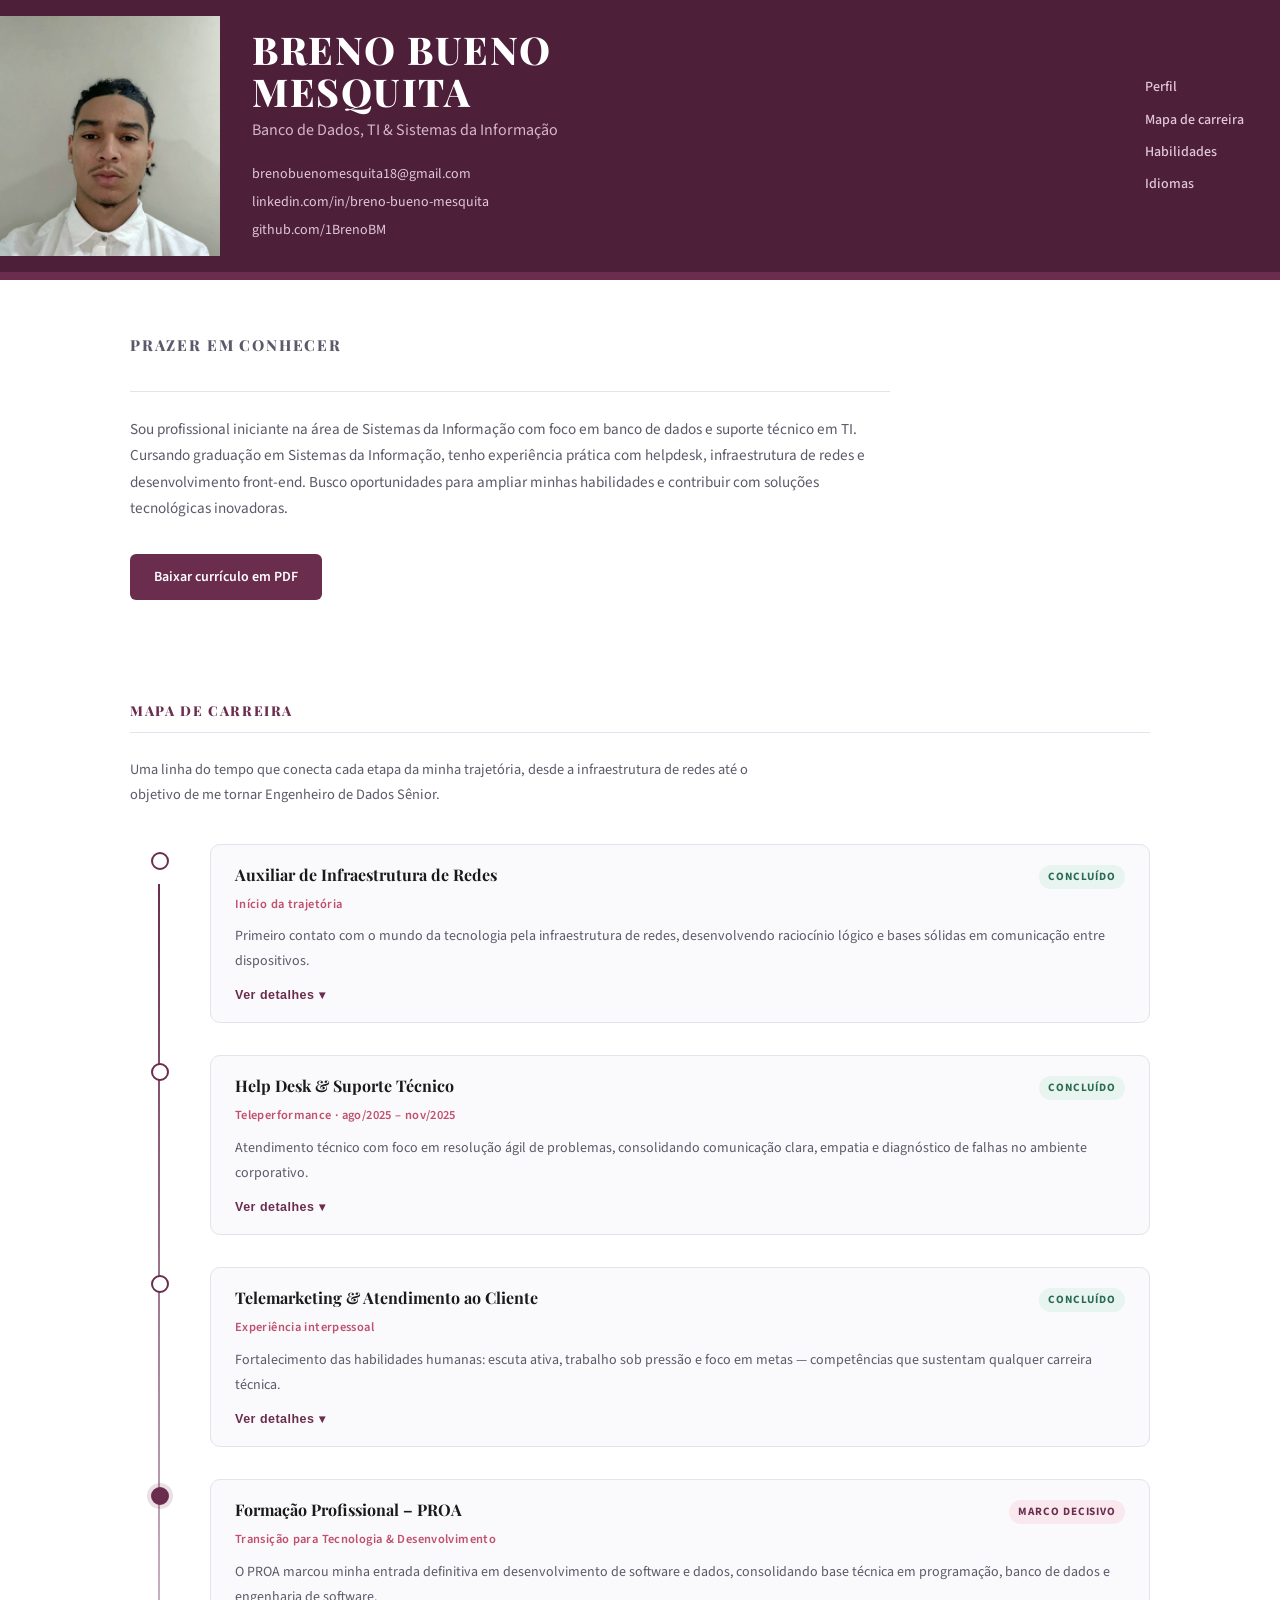
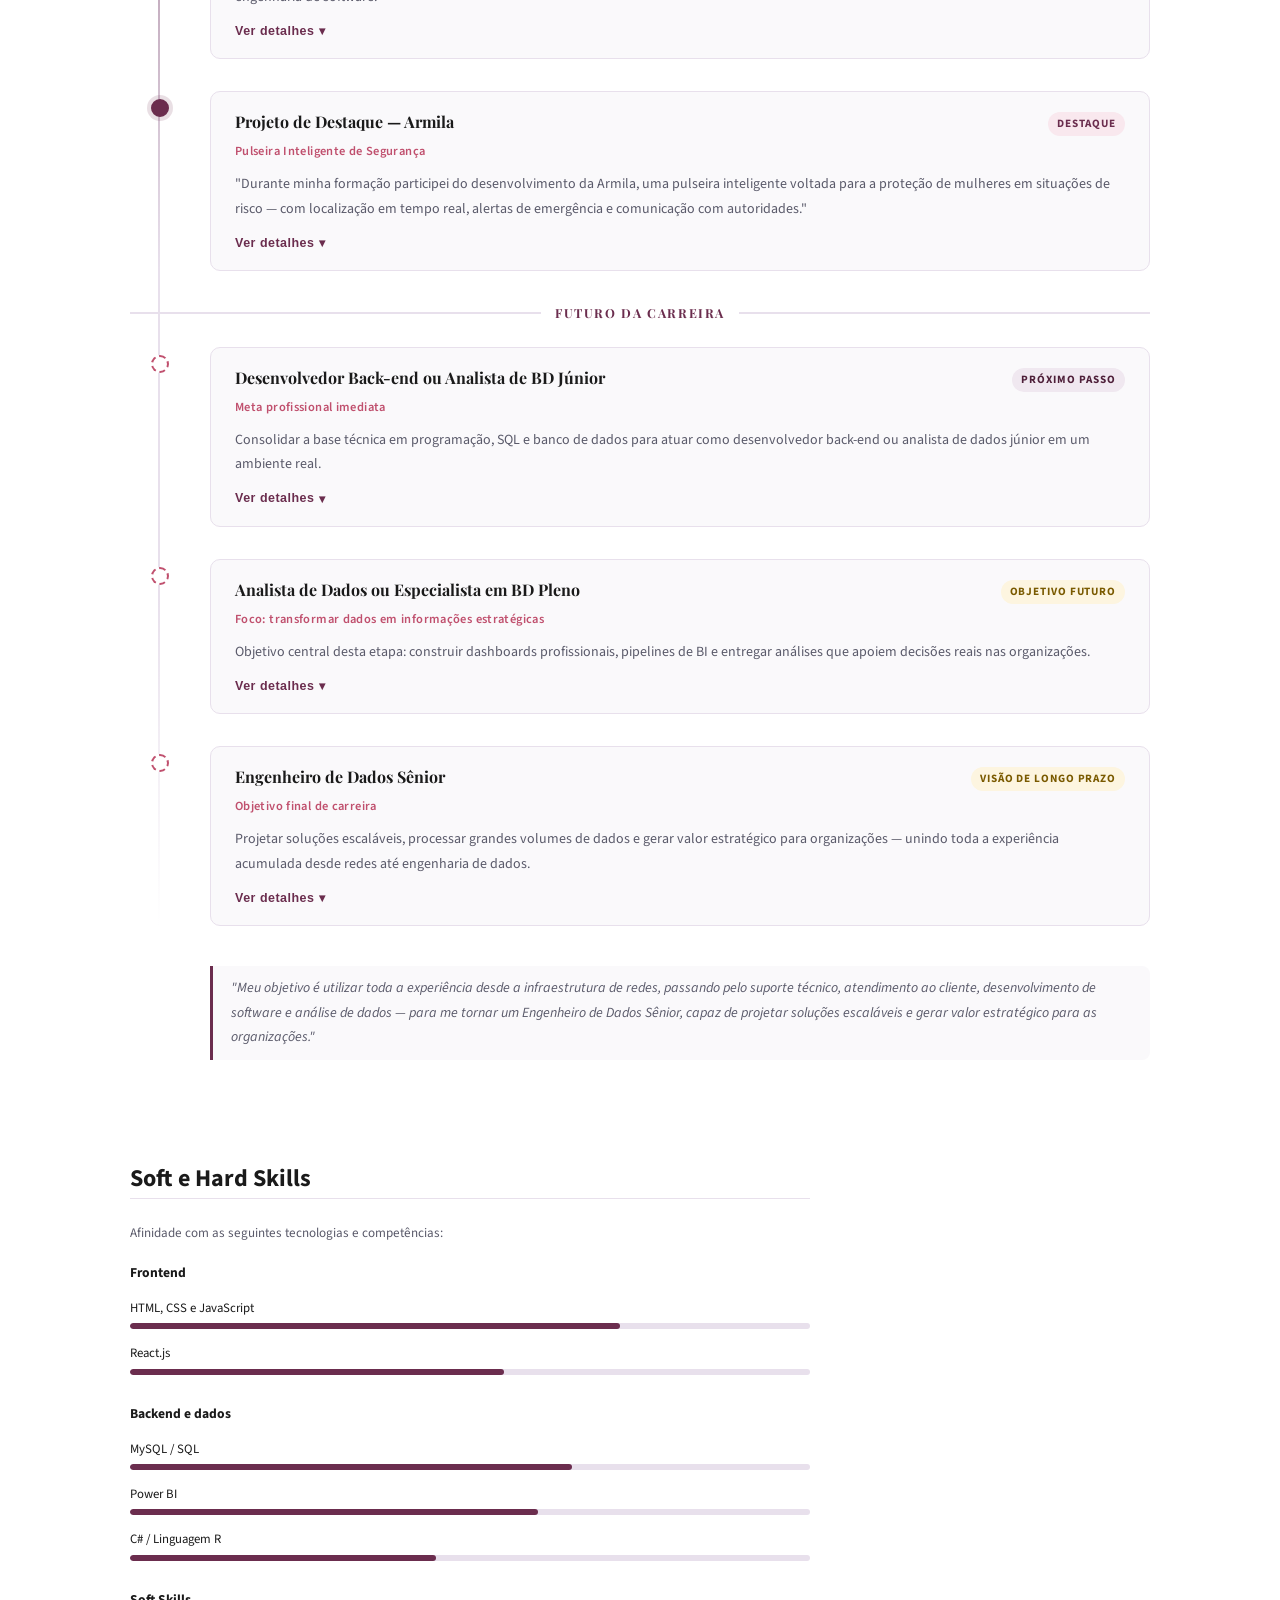
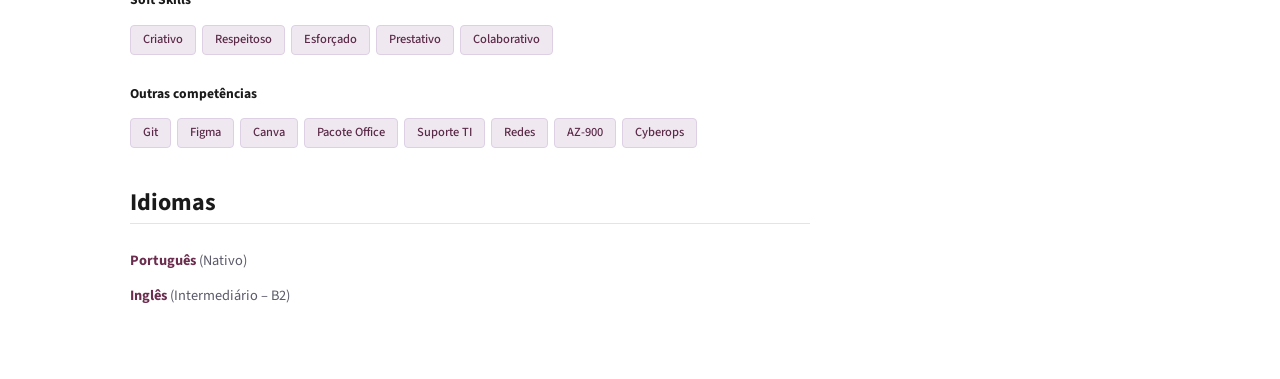
<file: index.html>
<!DOCTYPE html>
<html lang="pt-BR">
<head>
<meta charset="UTF-8">
<meta name="viewport" content="width=device-width, initial-scale=1.0">
 
<title>Breno Bueno Mesquita – Banco de Dados & TI</title>
<link href="https://fonts.googleapis.com/css2?family=Playfair+Display:wght@700;800&family=Source+Sans+3:wght@400;500;600;700&display=swap" rel="stylesheet">
<style>
  *, *::before, *::after { box-sizing: border-box; margin: 0; padding: 0; }

  :root {
    --wine: #6B2D4E;
    --wine-dark: #4e1f39;
    --wine-light: #8c3d66;
    --accent: #c0506e;
    --bg: #ffffff;
    --surface: #faf9fb;
    --text: #1a1a1a;
    --muted: #5a5a6a;
    --border: #e8e0ec;
    --tag-bg: #f0e8f0;
    --tag-text: #5a2a48;
  }

  body {
    font-family: 'Source Sans 3', sans-serif;
    background: var(--bg);
    color: var(--text);
    line-height: 1.6;
  }

  /* ── HEADER ── */
  header {
    background: var(--wine-dark);
    color: white;
    display: grid;
    grid-template-columns: 220px 1fr auto;
    align-items: center;
    gap: 0;
    min-height: 240px;
  }

  .header-photo {
    width: 220px;
    height: 240px;
    object-fit: cover;
    object-position: center top;
    display: block;
  }

  .header-info {
    padding: 28px 32px;
  }

  .header-info h1 {
    font-family: 'Playfair Display', serif;
    font-size: 2.4rem;
    font-weight: 800;
    letter-spacing: 0.04em;
    text-transform: uppercase;
    line-height: 1.1;
    margin-bottom: 6px;
  }

  .header-info .subtitle {
    font-size: 1rem;
    color: #d4b8c8;
    margin-bottom: 16px;
    font-weight: 400;
  }

  .header-info a {
    display: block;
    color: #e0c8d8;
    text-decoration: none;
    font-size: 0.875rem;
    line-height: 2;
    transition: color 0.2s;
  }

  .header-info a:hover { color: white; }

  .header-nav {
    padding: 28px 36px;
    display: flex;
    flex-direction: column;
    gap: 10px;
    align-self: center;
  }

  .header-nav a {
    color: #e0c8d8;
    text-decoration: none;
    font-size: 0.875rem;
    font-weight: 500;
    transition: color 0.2s;
  }

  .header-nav a:hover { color: white; }

  /* ── WINE STRIP ── */
  .strip {
    height: 8px;
    background: var(--wine);
  }

  /* ── MAIN CONTENT ── */
  main {
    max-width: 1100px;
    margin: 0 auto;
    padding: 0 40px 60px;
  }

  /* ── ABOUT ── */
  .about {
    padding: 52px 0 48px;
    max-width: 760px;
  }

  .section-title {
    font-family: 'Playfair Display', serif;
    font-size: 0.85rem;
    font-weight: 800;
    letter-spacing: 0.12em;
    text-transform: uppercase;
    color: var(--wine);
    margin-bottom: 10px;
  }

  .section-divider {
    border: none;
    border-top: 1.5px solid var(--border);
    margin-bottom: 24px;
  }

  .about p {
    color: var(--muted);
    font-size: 0.95rem;
    line-height: 1.75;
    margin-bottom: 32px;
  }

  .btn-download {
    display: inline-block;
    background: var(--wine);
    color: white;
    padding: 12px 24px;
    border-radius: 6px;
    font-size: 0.875rem;
    font-weight: 600;
    text-decoration: none;
    transition: background 0.2s;
  }

  .btn-download:hover { background: var(--wine-light); }

  /* ── TWO-COL LAYOUT ── */
  .two-col {
    display: grid;
    grid-template-columns: 1fr 280px;
    gap: 60px;
    padding-top: 16px;
  }

  /* ── CAREER MAP ── */
  .career-section h2 {
    font-family: 'Playfair Display', serif;
    font-size: 0.85rem;
    font-weight: 800;
    letter-spacing: 0.12em;
    text-transform: uppercase;
    color: var(--wine);
    margin-bottom: 10px;
  }

  .timeline {
    position: relative;
    padding-left: 24px;
  }

  .timeline::before {
    content: '';
    position: absolute;
    left: 6px;
    top: 8px;
    bottom: 0;
    width: 1.5px;
    background: var(--border);
  }

  .timeline-item {
    position: relative;
    margin-bottom: 44px;
  }

  .timeline-item::before {
    content: '';
    position: absolute;
    left: -20px;
    top: 6px;
    width: 12px;
    height: 12px;
    border-radius: 50%;
    border: 2.5px solid var(--wine);
    background: white;
  }

  .timeline-item h3 {
    font-family: 'Playfair Display', serif;
    font-size: 1.05rem;
    font-weight: 700;
    color: var(--text);
    margin-bottom: 6px;
  }

  .timeline-item .period {
    font-size: 0.8rem;
    color: var(--accent);
    font-weight: 600;
    margin-bottom: 8px;
    letter-spacing: 0.04em;
  }

  .timeline-item p {
    font-size: 0.875rem;
    color: var(--muted);
    line-height: 1.7;
    margin-bottom: 14px;
  }

  .soft-skills-title {
    font-size: 0.8rem;
    font-weight: 700;
    color: var(--text);
    margin-bottom: 8px;
    letter-spacing: 0.02em;
  }

  .timeline-item ul {
    padding-left: 18px;
    margin-bottom: 14px;
  }

  .timeline-item ul li {
    font-size: 0.85rem;
    color: var(--muted);
    line-height: 1.7;
  }

  .roadmap-title {
    font-size: 0.8rem;
    font-weight: 700;
    color: var(--text);
    margin-bottom: 10px;
    letter-spacing: 0.02em;
  }

  .tags {
    display: flex;
    flex-wrap: wrap;
    gap: 6px;
  }

  .tag {
    background: var(--tag-bg);
    color: var(--tag-text);
    padding: 4px 12px;
    border-radius: 4px;
    font-size: 0.78rem;
    font-weight: 500;
    border: 1px solid #ddd0e4;
  }

  /* ── SIDEBAR ── */
  .sidebar h2 {
    font-family: 'Playfair Display', serif;
    font-size: 0.85rem;
    font-weight: 800;
    letter-spacing: 0.12em;
    text-transform: uppercase;
    color: var(--wine);
    margin-bottom: 10px;
  }

  .skills-group {
    margin-bottom: 28px;
  }

  .skills-group-title {
    font-size: 0.85rem;
    font-weight: 700;
    color: var(--text);
    margin-bottom: 14px;
    margin-top: 18px;
  }

  .skill-bar-item {
    margin-bottom: 14px;
  }

  .skill-bar-label {
    font-size: 0.8rem;
    color: var(--text);
    margin-bottom: 5px;
  }

  .skill-bar-track {
    height: 6px;
    background: #e8e0ec;
    border-radius: 3px;
    overflow: hidden;
  }

  .skill-bar-fill {
    height: 100%;
    background: var(--wine);
    border-radius: 3px;
  }

  .other-tags {
    display: flex;
    flex-wrap: wrap;
    gap: 6px;
    margin-top: 8px;
  }

  /* ── LANGUAGES ── */
  .languages {
    margin-top: 36px;
  }

  .lang-item {
    margin-bottom: 10px;
  }

  .lang-name {
    font-size: 0.9rem;
    font-weight: 700;
    color: var(--wine);
  }

  .lang-level {
    font-size: 0.9rem;
    color: var(--muted);
    font-weight: 400;
  }

  /* ── RESPONSIVE ── */
  @media (max-width: 860px) {
    header { grid-template-columns: 140px 1fr; }
    .header-nav { display: none; }
    .two-col { grid-template-columns: 1fr; }
    main { padding: 0 20px 48px; }
    .header-info h1 { font-size: 1.8rem; }
  }
 /*ATÉ AQ===========================================================================================*/
@media (max-width: 520px) {
  header {
    grid-template-columns: 1fr;
    text-align: center;
  }

  .header-photo {
    width: 160px;
    height: 160px;
    margin: 24px auto 8px;
    border-radius: 50%;
  }

  .header-info {
    padding: 18px 20px 28px;
  }

  .header-info h1 {
    font-size: 1.45rem;
  }
}
 /*MUDANÇA AQ*--------------------------------------------------------------------------------------------------------------------------------------------------------------------/
  /* ── CAREER MAP SECTION (expanded) ── */
  .career-map-section {
    padding: 52px 0 48px;
  }

  .career-map-section > .section-title {
    font-family: 'Playfair Display', serif;
    font-size: 0.85rem;
    font-weight: 800;
    letter-spacing: 0.12em;
    text-transform: uppercase;
    color: var(--wine);
    margin-bottom: 10px;
  }

  .career-map-intro {
    font-size: 0.9rem;
    color: var(--muted);
    margin-bottom: 36px;
    max-width: 640px;
    line-height: 1.75;
  }

  .cm-timeline {
    position: relative;
    padding-bottom: 8px;
  }

  .cm-timeline::before {
    content: '';
    position: absolute;
    left: 28px;
    top: 40px;
    bottom: 40px;
    width: 2px;
    background: linear-gradient(to bottom, var(--wine) 0%, var(--border) 60%, var(--border) 80%, transparent 100%);
  }

  .cm-item {
    display: grid;
    grid-template-columns: 60px 1fr;
    gap: 0 20px;
    margin-bottom: 32px;
    opacity: 0;
    transform: translateY(28px);
    transition: opacity 0.55s ease, transform 0.55s ease;
  }

  .cm-item.cm-visible {
    opacity: 1;
    transform: translateY(0);
  }

  /* icon column */
  .cm-icon-col {
    display: flex;
    flex-direction: column;
    align-items: center;
    padding-top: 8px;
    gap: 0;
  }

  .cm-dot {
    width: 18px;
    height: 18px;
    border-radius: 50%;
    border: 2.5px solid var(--wine);
    background: white;
    flex-shrink: 0;
    position: relative;
    z-index: 1;
    transition: background 0.3s;
  }

  .cm-dot.cm-dot-future {
    border-style: dashed;
    border-color: var(--accent);
  }

  .cm-dot.cm-dot-highlight {
    background: var(--wine);
    box-shadow: 0 0 0 4px rgba(107, 45, 78, 0.15);
  }

  .cm-icon-emoji {
    font-size: 1.1rem;
    margin-top: 6px;
    opacity: 0.75;
  }

  /* card */
  .cm-card {
    background: var(--surface);
    border: 1px solid var(--border);
    border-radius: 10px;
    padding: 20px 24px;
    transition: border-color 0.25s, box-shadow 0.25s;
    cursor: default;
  }

  .cm-card:hover {
    border-color: var(--wine-light);
    box-shadow: 0 4px 18px rgba(107, 45, 78, 0.07);
  }

  .cm-card-header {
    display: flex;
    align-items: flex-start;
    justify-content: space-between;
    gap: 12px;
    margin-bottom: 6px;
  }

  .cm-card-title {
    font-family: 'Playfair Display', serif;
    font-size: 1rem;
    font-weight: 700;
    color: var(--text);
    line-height: 1.3;
  }

  .cm-badge {
    font-size: 0.7rem;
    font-weight: 700;
    letter-spacing: 0.08em;
    text-transform: uppercase;
    padding: 3px 9px;
    border-radius: 20px;
    white-space: nowrap;
    flex-shrink: 0;
  }

  .cm-badge-past {
    background: #e8f4f0;
    color: #2a6952;
  }

  .cm-badge-highlight {
    background: #f9e8ee;
    color: var(--wine);
  }

  .cm-badge-next {
    background: #f0e8f0;
    color: var(--wine-dark);
  }

  .cm-badge-future {
    background: #fdf5e0;
    color: #7a5a00;
  }

  .cm-period {
    font-size: 0.78rem;
    color: var(--accent);
    font-weight: 600;
    margin-bottom: 10px;
    letter-spacing: 0.03em;
  }

  .cm-desc {
    font-size: 0.875rem;
    color: var(--muted);
    line-height: 1.75;
    margin-bottom: 14px;
  }

  /* expandable block */
  .cm-details {
    max-height: 0;
    overflow: hidden;
    transition: max-height 0.45s cubic-bezier(0.4, 0, 0.2, 1);
  }

  .cm-details.cm-open {
    max-height: 1200px;
  }

  .cm-sub-grid {
    display: grid;
    grid-template-columns: repeat(auto-fit, minmax(170px, 1fr));
    gap: 14px;
    margin-bottom: 14px;
  }

  .cm-sub-block {
    background: white;
    border: 1px solid var(--border);
    border-radius: 8px;
    padding: 12px 14px;
  }

  .cm-sub-label {
    font-size: 0.72rem;
    font-weight: 700;
    text-transform: uppercase;
    letter-spacing: 0.09em;
    color: var(--wine);
    margin-bottom: 8px;
  }

  .cm-sub-tags {
    display: flex;
    flex-wrap: wrap;
    gap: 5px;
  }

  .cm-tag {
    background: var(--tag-bg);
    color: var(--tag-text);
    padding: 3px 9px;
    border-radius: 4px;
    font-size: 0.75rem;
    font-weight: 500;
    border: 1px solid #ddd0e4;
  }

  .cm-tag-soft {
    background: #edf5f0;
    color: #2a6952;
    border-color: #c8e4d8;
  }

  .cm-tag-future {
    background: #fef8e7;
    color: #7a5a00;
    border-color: #f0dfa0;
  }

  .cm-toggle-btn {
    background: none;
    border: none;
    padding: 0;
    cursor: pointer;
    font-size: 0.78rem;
    color: var(--wine);
    font-weight: 600;
    letter-spacing: 0.04em;
    display: flex;
    align-items: center;
    gap: 5px;
    margin-top: 6px;
    transition: color 0.2s;
  }

  .cm-toggle-btn:hover { color: var(--wine-dark); }

  .cm-arrow {
    display: inline-block;
    transition: transform 0.3s;
  }

  .cm-toggle-btn.cm-expanded .cm-arrow {
    transform: rotate(180deg);
  }

  /* connecting quote */
  .cm-quote {
    margin: 0 0 36px 80px;
    border-left: 3px solid var(--wine);
    padding: 10px 18px;
    font-size: 0.875rem;
    color: var(--muted);
    font-style: italic;
    line-height: 1.75;
    background: var(--surface);
    border-radius: 0 8px 8px 0;
  }

  @media (max-width: 860px) {
    .cm-timeline::before { left: 22px; }
    .cm-item { grid-template-columns: 50px 1fr; gap: 0 12px; }
    .cm-sub-grid { grid-template-columns: 1fr 1fr; }
    .cm-quote { margin-left: 50px; }
  }

  @media (max-width: 520px) {
    .cm-item { grid-template-columns: 40px 1fr; gap: 0 10px; }
    .cm-timeline::before { left: 16px; }
    .cm-sub-grid { grid-template-columns: 1fr; }
    .cm-quote { margin-left: 40px; }
  }
</style>
</head>
<body>

<header>
  <!-- foto do Breno -->
  <img class="header-photo"
       src="[data-uri]"
       alt="Foto de Breno Bueno Mesquita">

  <div class="header-info">
    <h1>Breno Bueno<br>Mesquita</h1>
    <p class="subtitle">Banco de Dados, TI &amp; Sistemas da Informação</p>
    <a href="mailto:brenobuenomesquita18@gmail.com">brenobuenomesquita18@gmail.com</a>
    <a href="https://linkedin.com/in/breno-bueno-mesquita-7b30551b5" target="_blank">linkedin.com/in/breno-bueno-mesquita</a>
    <a href="https://github.com/1BrenoBM" target="_blank">github.com/1BrenoBM</a>
  </div>

  <nav class="header-nav">
    <a href="#perfil">Perfil</a>
    <a href="#carreira">Mapa de carreira</a>
    <a href="#habilidades">Habilidades</a>
    <a href="#idiomas">Idiomas</a>
  </nav>
</header>

<div class="strip"></div>

<main>

  <!-- ABOUT -->
  <section class="about" id="perfil">
    <p class="section-title">Prazer em conhecer</p>
    <hr class="section-divider">
    <p>
      Sou profissional iniciante na área de Sistemas da Informação com foco em banco de dados e suporte técnico em TI. Cursando graduação em Sistemas da Informação, tenho experiência prática com helpdesk, infraestrutura de redes e desenvolvimento front-end. Busco oportunidades para ampliar minhas habilidades e contribuir com soluções tecnológicas inovadoras.
    </p>
    <a href="[data-uri]" download="Curriculo_Breno_Bueno_Mesquita.pdf" class="btn-download">Baixar currículo em PDF</a>
  </section>

  <!-- ═══════════════════════════════════════════
       MAPA DE CARREIRA  (seção expandida)
  ═══════════════════════════════════════════ -->
  <section class="career-map-section" id="carreira">
    <p class="section-title">Mapa de Carreira</p>
    <hr class="section-divider">
    <p class="career-map-intro">
      Uma linha do tempo que conecta cada etapa da minha trajetória, desde a infraestrutura de redes até o objetivo de me tornar Engenheiro de Dados Sênior.
    </p>

    <div class="cm-timeline">

      <!-- 1. Infraestrutura de Redes -->
      <div class="cm-item">
        <div class="cm-icon-col">
          <div class="cm-dot"></div>
          </div>
        <div class="cm-card">
          <div class="cm-card-header">
            <p class="cm-card-title">Auxiliar de Infraestrutura de Redes</p>
            <span class="cm-badge cm-badge-past">Concluído</span>
          </div>
          <p class="cm-period">Início da trajetória</p>
          <p class="cm-desc">Primeiro contato com o mundo da tecnologia pela infraestrutura de redes, desenvolvendo raciocínio lógico e bases sólidas em comunicação entre dispositivos.</p>
          <button class="cm-toggle-btn" onclick="toggleCM(this)">
            Ver detalhes <span class="cm-arrow">▾</span>
          </button>
          <div class="cm-details">
            <div class="cm-sub-grid" style="margin-top:14px;">
              <div class="cm-sub-block">
                <p class="cm-sub-label">O que já possuo</p>
                <div class="cm-sub-tags">
                  <span class="cm-tag">Redes de Computadores</span>
                  <span class="cm-tag">Infraestrutura de TI</span>
                  <span class="cm-tag">Cabeamento Estruturado</span>
                  <span class="cm-tag">Endereçamento IP</span>
                  <span class="cm-tag">Cisco (estudos)</span>
                </div>
              </div>
              <div class="cm-sub-block">
                <p class="cm-sub-label">Soft skills desenvolvidas</p>
                <div class="cm-sub-tags">
                  <span class="cm-tag cm-tag-soft">Organização</span>
                  <span class="cm-tag cm-tag-soft">Raciocínio Lógico</span>
                  <span class="cm-tag cm-tag-soft">Resolução de Problemas</span>
                </div>
              </div>
              <div class="cm-sub-block">
                <p class="cm-sub-label">Para aprofundar</p>
                <div class="cm-sub-tags">
                  <span class="cm-tag cm-tag-future">VLAN</span>
                  <span class="cm-tag cm-tag-future">Roteamento Avançado</span>
                  <span class="cm-tag cm-tag-future">Segurança de Redes</span>
                  <span class="cm-tag cm-tag-future">Servidores</span>
                </div>
              </div>
            </div>
          </div>
        </div>
      </div>

      <!-- 2. Help Desk -->
      <div class="cm-item">
        <div class="cm-icon-col">
          <div class="cm-dot"></div>
          </div>
        <div class="cm-card">
          <div class="cm-card-header">
            <p class="cm-card-title">Help Desk &amp; Suporte Técnico</p>
            <span class="cm-badge cm-badge-past">Concluído</span>
          </div>
          <p class="cm-period">Teleperformance · ago/2025 – nov/2025</p>
          <p class="cm-desc">Atendimento técnico com foco em resolução ágil de problemas, consolidando comunicação clara, empatia e diagnóstico de falhas no ambiente corporativo.</p>
          <button class="cm-toggle-btn" onclick="toggleCM(this)">
            Ver detalhes <span class="cm-arrow">▾</span>
          </button>
          <div class="cm-details">
            <div class="cm-sub-grid" style="margin-top:14px;">
              <div class="cm-sub-block">
                <p class="cm-sub-label">O que já possuo</p>
                <div class="cm-sub-tags">
                  <span class="cm-tag">Pacote Office</span>
                  <span class="cm-tag">Windows</span>
                  <span class="cm-tag">Suporte ao Usuário</span>
                  <span class="cm-tag">TeamViewer / AnyDesk</span>
                  <span class="cm-tag">CRM</span>
                </div>
              </div>
              <div class="cm-sub-block">
                <p class="cm-sub-label">Soft skills desenvolvidas</p>
                <div class="cm-sub-tags">
                  <span class="cm-tag cm-tag-soft">Comunicação Clara</span>
                  <span class="cm-tag cm-tag-soft">Paciência &amp; Empatia</span>
                  <span class="cm-tag cm-tag-soft">Atendimento Técnico</span>
                </div>
              </div>
              <div class="cm-sub-block">
                <p class="cm-sub-label">Para aprofundar</p>
                <div class="cm-sub-tags">
                  <span class="cm-tag cm-tag-future">Active Directory</span>
                  <span class="cm-tag cm-tag-future">Windows Server</span>
                  <span class="cm-tag cm-tag-future">Virtualização</span>
                  <span class="cm-tag cm-tag-future">Cloud Computing</span>
                </div>
              </div>
            </div>
          </div>
        </div>
      </div>

      <!-- 3. Telemarketing -->
      <div class="cm-item">
        <div class="cm-icon-col">
          <div class="cm-dot"></div>
          </div>
        <div class="cm-card">
          <div class="cm-card-header">
            <p class="cm-card-title">Telemarketing &amp; Atendimento ao Cliente</p>
            <span class="cm-badge cm-badge-past">Concluído</span>
          </div>
          <p class="cm-period">Experiência interpessoal</p>
          <p class="cm-desc">Fortalecimento das habilidades humanas: escuta ativa, trabalho sob pressão e foco em metas — competências que sustentam qualquer carreira técnica.</p>
          <button class="cm-toggle-btn" onclick="toggleCM(this)">
            Ver detalhes <span class="cm-arrow">▾</span>
          </button>
          <div class="cm-details">
            <div class="cm-sub-grid" style="margin-top:14px;">
              <div class="cm-sub-block">
                <p class="cm-sub-label">Competências adquiridas</p>
                <div class="cm-sub-tags">
                  <span class="cm-tag cm-tag-soft">Escuta Ativa</span>
                  <span class="cm-tag cm-tag-soft">Trabalho sob Pressão</span>
                  <span class="cm-tag cm-tag-soft">Foco em Metas</span>
                  <span class="cm-tag cm-tag-soft">Negociação</span>
                </div>
              </div>
              <div class="cm-sub-block">
                <p class="cm-sub-label">Aplicação em TI</p>
                <div class="cm-sub-tags">
                  <span class="cm-tag">Atendimento ao Usuário</span>
                  <span class="cm-tag">Trabalho em Equipe</span>
                  <span class="cm-tag">Comunicação Corporativa</span>
                </div>
              </div>
            </div>
          </div>
        </div>
      </div>

      <!-- 4. PROA -->
      <div class="cm-item">
        <div class="cm-icon-col">
          <div class="cm-dot cm-dot-highlight"></div>
          </div>
        <div class="cm-card">
          <div class="cm-card-header">
            <p class="cm-card-title">Formação Profissional – PROA</p>
            <span class="cm-badge cm-badge-highlight">Marco decisivo</span>
          </div>
          <p class="cm-period">Transição para Tecnologia &amp; Desenvolvimento</p>
          <p class="cm-desc">O PROA marcou minha entrada definitiva em desenvolvimento de software e dados, consolidando base técnica em programação, banco de dados e engenharia de software.</p>
          <button class="cm-toggle-btn" onclick="toggleCM(this)">
            Ver detalhes <span class="cm-arrow">▾</span>
          </button>
          <div class="cm-details">
            <div class="cm-sub-grid" style="margin-top:14px;">
              <div class="cm-sub-block">
                <p class="cm-sub-label">Desenvolvimento Web</p>
                <div class="cm-sub-tags">
                  <span class="cm-tag">HTML</span>
                  <span class="cm-tag">CSS</span>
                  <span class="cm-tag">JavaScript</span>
                  <span class="cm-tag">React</span>
                </div>
              </div>
              <div class="cm-sub-block">
                <p class="cm-sub-label">Programação</p>
                <div class="cm-sub-tags">
                  <span class="cm-tag">Lógica de Programação</span>
                  <span class="cm-tag">POO</span>
                  <span class="cm-tag">Java</span>
                  <span class="cm-tag">C# (conceitos)</span>
                </div>
              </div>
              <div class="cm-sub-block">
                <p class="cm-sub-label">Eng. de Software</p>
                <div class="cm-sub-tags">
                  <span class="cm-tag">UML</span>
                  <span class="cm-tag">MVC</span>
                  <span class="cm-tag">Git / GitHub</span>
                </div>
              </div>
              <div class="cm-sub-block">
                <p class="cm-sub-label">Banco de Dados</p>
                <div class="cm-sub-tags">
                  <span class="cm-tag">SQL</span>
                  <span class="cm-tag">Modelagem de Dados</span>
                  <span class="cm-tag">Estruturas Relacionais</span>
                </div>
              </div>
            </div>
          </div>
        </div>
      </div>

      <!-- 5. Projeto Armila -->
      <div class="cm-item">
        <div class="cm-icon-col">
          <div class="cm-dot cm-dot-highlight"></div>
          </div>
        <div class="cm-card">
          <div class="cm-card-header">
            <p class="cm-card-title">Projeto de Destaque — Armila</p>
            <span class="cm-badge cm-badge-highlight">Destaque</span>
          </div>
          <p class="cm-period">Pulseira Inteligente de Segurança</p>
          <p class="cm-desc">"Durante minha formação participei do desenvolvimento da Armila, uma pulseira inteligente voltada para a proteção de mulheres em situações de risco — com localização em tempo real, alertas de emergência e comunicação com autoridades."</p>
          <button class="cm-toggle-btn" onclick="toggleCM(this)">
            Ver detalhes <span class="cm-arrow">▾</span>
          </button>
          <div class="cm-details">
            <div class="cm-sub-grid" style="margin-top:14px;">
              <div class="cm-sub-block">
                <p class="cm-sub-label">Conhecimentos aplicados</p>
                <div class="cm-sub-tags">
                  <span class="cm-tag">Levantamento de Requisitos</span>
                  <span class="cm-tag">Modelagem de Funcionalidades</span>
                  <span class="cm-tag">Banco de Dados</span>
                  <span class="cm-tag">Desenvolvimento de Sistemas</span>
                </div>
              </div>
              <div class="cm-sub-block">
                <p class="cm-sub-label">Competências desenvolvidas</p>
                <div class="cm-sub-tags">
                  <span class="cm-tag cm-tag-soft">Pensamento Analítico</span>
                  <span class="cm-tag cm-tag-soft">Inovação</span>
                  <span class="cm-tag cm-tag-soft">Visão de Negócio</span>
                  <span class="cm-tag cm-tag-soft">Trabalho em Equipe</span>
                </div>
              </div>
            </div>
          </div>
        </div>
      </div>

      <!-- Divisor Futuro da Carreira -->
      <div style="margin: 8px 0 24px 0; display:flex; align-items:center; gap:14px;">
        <div style="flex:1; height:1.5px; background:var(--border);"></div>
        <span style="font-family:'Playfair Display',serif; font-size:0.78rem; font-weight:700; letter-spacing:0.13em; text-transform:uppercase; color:var(--wine); white-space:nowrap;">Futuro da Carreira</span>
        <div style="flex:1; height:1.5px; background:var(--border);"></div>
      </div>

      <!-- 6. Próximo Passo -->
      <div class="cm-item">
        <div class="cm-icon-col">
          <div class="cm-dot cm-dot-future"></div>
          </div>
        <div class="cm-card">
          <div class="cm-card-header">
            <p class="cm-card-title">Desenvolvedor Back-end ou Analista de BD Júnior</p>
            <span class="cm-badge cm-badge-next">Próximo passo</span>
          </div>
          <p class="cm-period">Meta profissional imediata</p>
          <p class="cm-desc">Consolidar a base técnica em programação, SQL e banco de dados para atuar como desenvolvedor back-end ou analista de dados júnior em um ambiente real.</p>
          <button class="cm-toggle-btn" onclick="toggleCM(this)">
            Ver detalhes <span class="cm-arrow">▾</span>
          </button>
          <div class="cm-details">
            <div class="cm-sub-grid" style="margin-top:14px;">
              <div class="cm-sub-block">
                <p class="cm-sub-label">Base que já possuo</p>
                <div class="cm-sub-tags">
                  <span class="cm-tag">HTML / CSS / JS</span>
                  <span class="cm-tag">React</span>
                  <span class="cm-tag">Git / GitHub</span>
                  <span class="cm-tag">SQL</span>
                  <span class="cm-tag">Java</span>
                  <span class="cm-tag">UML / MVC</span>
                </div>
              </div>
              <div class="cm-sub-block">
                <p class="cm-sub-label">Aprimorando agora</p>
                <div class="cm-sub-tags">
                  <span class="cm-tag cm-tag-future">SQL Avançado</span>
                  <span class="cm-tag cm-tag-future">APIs REST</span>
                  <span class="cm-tag cm-tag-future">Back-end Java</span>
                  <span class="cm-tag cm-tag-future">C#</span>
                </div>
              </div>
              <div class="cm-sub-block">
                <p class="cm-sub-label">Para desenvolver</p>
                <div class="cm-sub-tags">
                  <span class="cm-tag cm-tag-future">Procedures / Triggers</span>
                  <span class="cm-tag cm-tag-future">Estruturas de Dados</span>
                  <span class="cm-tag cm-tag-future">Testes</span>
                  <span class="cm-tag cm-tag-future">Cloud Computing</span>
                </div>
              </div>
            </div>
          </div>
        </div>
      </div>

      <!-- 7. Analista Pleno -->
      <div class="cm-item">
        <div class="cm-icon-col">
          <div class="cm-dot cm-dot-future"></div>
          </div>
        <div class="cm-card">
          <div class="cm-card-header">
            <p class="cm-card-title">Analista de Dados ou Especialista em BD Pleno</p>
            <span class="cm-badge cm-badge-future">Objetivo futuro</span>
          </div>
          <p class="cm-period">Foco: transformar dados em informações estratégicas</p>
          <p class="cm-desc">Objetivo central desta etapa: construir dashboards profissionais, pipelines de BI e entregar análises que apoiem decisões reais nas organizações.</p>
          <button class="cm-toggle-btn" onclick="toggleCM(this)">
            Ver detalhes <span class="cm-arrow">▾</span>
          </button>
          <div class="cm-details">
            <div class="cm-sub-grid" style="margin-top:14px;">
              <div class="cm-sub-block">
                <p class="cm-sub-label">Construindo agora</p>
                <div class="cm-sub-tags">
                  <span class="cm-tag">SQL</span>
                  <span class="cm-tag">Banco de Dados</span>
                  <span class="cm-tag">Modelagem</span>
                  <span class="cm-tag">Pensamento Analítico</span>
                </div>
              </div>
              <div class="cm-sub-block">
                <p class="cm-sub-label">Para dominar</p>
                <div class="cm-sub-tags">
                  <span class="cm-tag cm-tag-future">Power BI</span>
                  <span class="cm-tag cm-tag-future">Business Intelligence</span>
                  <span class="cm-tag cm-tag-future">ETL</span>
                  <span class="cm-tag cm-tag-future">Data Warehouse</span>
                  <span class="cm-tag cm-tag-future">KPIs / Dashboards</span>
                  <span class="cm-tag cm-tag-future">Python para Dados</span>
                </div>
              </div>
            </div>
          </div>
        </div>
      </div>

      <!-- 8. Engenheiro de Dados Sênior -->
      <div class="cm-item">
        <div class="cm-icon-col">
          <div class="cm-dot cm-dot-future"></div>
          </div>
        <div class="cm-card">
          <div class="cm-card-header">
            <p class="cm-card-title">Engenheiro de Dados Sênior</p>
            <span class="cm-badge cm-badge-future">Visão de longo prazo</span>
          </div>
          <p class="cm-period">Objetivo final de carreira</p>
          <p class="cm-desc">Projetar soluções escaláveis, processar grandes volumes de dados e gerar valor estratégico para organizações — unindo toda a experiência acumulada desde redes até engenharia de dados.</p>
          <button class="cm-toggle-btn" onclick="toggleCM(this)">
            Ver detalhes <span class="cm-arrow">▾</span>
          </button>
          <div class="cm-details">
            <div class="cm-sub-grid" style="margin-top:14px;">
              <div class="cm-sub-block">
                <p class="cm-sub-label">Base acumulada</p>
                <div class="cm-sub-tags">
                  <span class="cm-tag">Redes / Infra</span>
                  <span class="cm-tag">Suporte Técnico</span>
                  <span class="cm-tag">Programação</span>
                  <span class="cm-tag">Banco de Dados</span>
                  <span class="cm-tag">SQL</span>
                </div>
              </div>
              <div class="cm-sub-block">
                <p class="cm-sub-label">Para dominar</p>
                <div class="cm-sub-tags">
                  <span class="cm-tag cm-tag-future">Big Data</span>
                  <span class="cm-tag cm-tag-future">AWS / Azure / GCP</span>
                  <span class="cm-tag cm-tag-future">Data Lakes</span>
                  <span class="cm-tag cm-tag-future">Apache Spark</span>
                  <span class="cm-tag cm-tag-future">Pipelines de Dados</span>
                  <span class="cm-tag cm-tag-future">Governança de Dados</span>
                </div>
              </div>
            </div>
          </div>
        </div>
      </div>

    </div><!-- /cm-timeline -->

    <blockquote class="cm-quote">
      "Meu objetivo é utilizar toda a experiência desde a infraestrutura de redes, passando pelo suporte técnico, atendimento ao cliente, desenvolvimento de software e análise de dados — para me tornar um Engenheiro de Dados Sênior, capaz de projetar soluções escaláveis e gerar valor estratégico para as organizações."
    </blockquote>

  </section><!-- /career-map-section -->

  <!-- TWO-COL -->
  <div class="two-col">

    <!-- CAREER MAP (detailed version above; mini summary kept here for lateral nav anchor) -->
    <section class="career-section" id="carreira-resumo" style="display:none;">
    </section>

    <!-- SIDEBAR -->
    <aside id="habilidades">

      <h2>Soft e Hard Skills</h2>
      <hr class="section-divider">
      <p style="font-size:0.82rem;color:var(--muted);margin-bottom:18px;">Afinidade com as seguintes tecnologias e competências:</p>

      <!-- Frontend -->
      <div class="skills-group">
        <p class="skills-group-title">Frontend</p>

        <div class="skill-bar-item">
          <p class="skill-bar-label">HTML, CSS e JavaScript</p>
          <div class="skill-bar-track">
            <div class="skill-bar-fill" style="width:72%"></div>
          </div>
        </div>

        <div class="skill-bar-item">
          <p class="skill-bar-label">React.js</p>
          <div class="skill-bar-track">
            <div class="skill-bar-fill" style="width:55%"></div>
          </div>
        </div>
      </div>

      <!-- Backend & dados -->
      <div class="skills-group">
        <p class="skills-group-title">Backend e dados</p>

        <div class="skill-bar-item">
          <p class="skill-bar-label">MySQL / SQL</p>
          <div class="skill-bar-track">
            <div class="skill-bar-fill" style="width:65%"></div>
          </div>
        </div>

        <div class="skill-bar-item">
          <p class="skill-bar-label">Power BI</p>
          <div class="skill-bar-track">
            <div class="skill-bar-fill" style="width:60%"></div>
          </div>
        </div>

        <div class="skill-bar-item">
          <p class="skill-bar-label">C# / Linguagem R</p>
          <div class="skill-bar-track">
            <div class="skill-bar-fill" style="width:45%"></div>
          </div>
        </div>
      </div>

      <!-- Soft Skills -->
      <div class="skills-group">
        <p class="skills-group-title">Soft Skills</p>
        <div class="other-tags">
          <span class="tag">Criativo</span>
          <span class="tag">Respeitoso</span>
          <span class="tag">Esforçado</span>
          <span class="tag">Prestativo</span>
          <span class="tag">Colaborativo</span>
        </div>
      </div>

      <!-- Outras competências -->
      <div class="skills-group">
        <p class="skills-group-title">Outras competências</p>
        <div class="other-tags">
          <span class="tag">Git</span>
          <span class="tag">Figma</span>
          <span class="tag">Canva</span>
          <span class="tag">Pacote Office</span>
          <span class="tag">Suporte TI</span>
          <span class="tag">Redes</span>
          <span class="tag">AZ-900</span>
          <span class="tag">Cyberops</span>
        </div>
      </div>

      <!-- Idiomas -->
      <div class="languages" id="idiomas">
        <h2>Idiomas</h2>
        <hr class="section-divider">

        <div class="lang-item">
          <span class="lang-name">Português</span>
          <span class="lang-level">(Nativo)</span>
        </div>
        <div class="lang-item">
          <span class="lang-name">Inglês</span>
          <span class="lang-level">(Intermediário – B2)</span>
        </div>
      </div>

    </aside>
  </div>
</main>


<script>
  function toggleCM(btn) {
    var details = btn.nextElementSibling;
    var isOpen = details.classList.contains('cm-open');
    details.classList.toggle('cm-open', !isOpen);
    btn.classList.toggle('cm-expanded', !isOpen);
    btn.childNodes[0].textContent = isOpen ? 'Ver detalhes ' : 'Ocultar detalhes ';
  }

  // scroll-triggered reveal
  var cmItems = document.querySelectorAll('.cm-item');
  var observer = new IntersectionObserver(function(entries) {
    entries.forEach(function(entry) {
      if (entry.isIntersecting) {
        entry.target.classList.add('cm-visible');
      }
    });
  }, { threshold: 0.12 });

  cmItems.forEach(function(item, i) {
    item.style.transitionDelay = (i * 0.07) + 's';
    observer.observe(item);
  });
</script>

</body>
</html>
</file>
